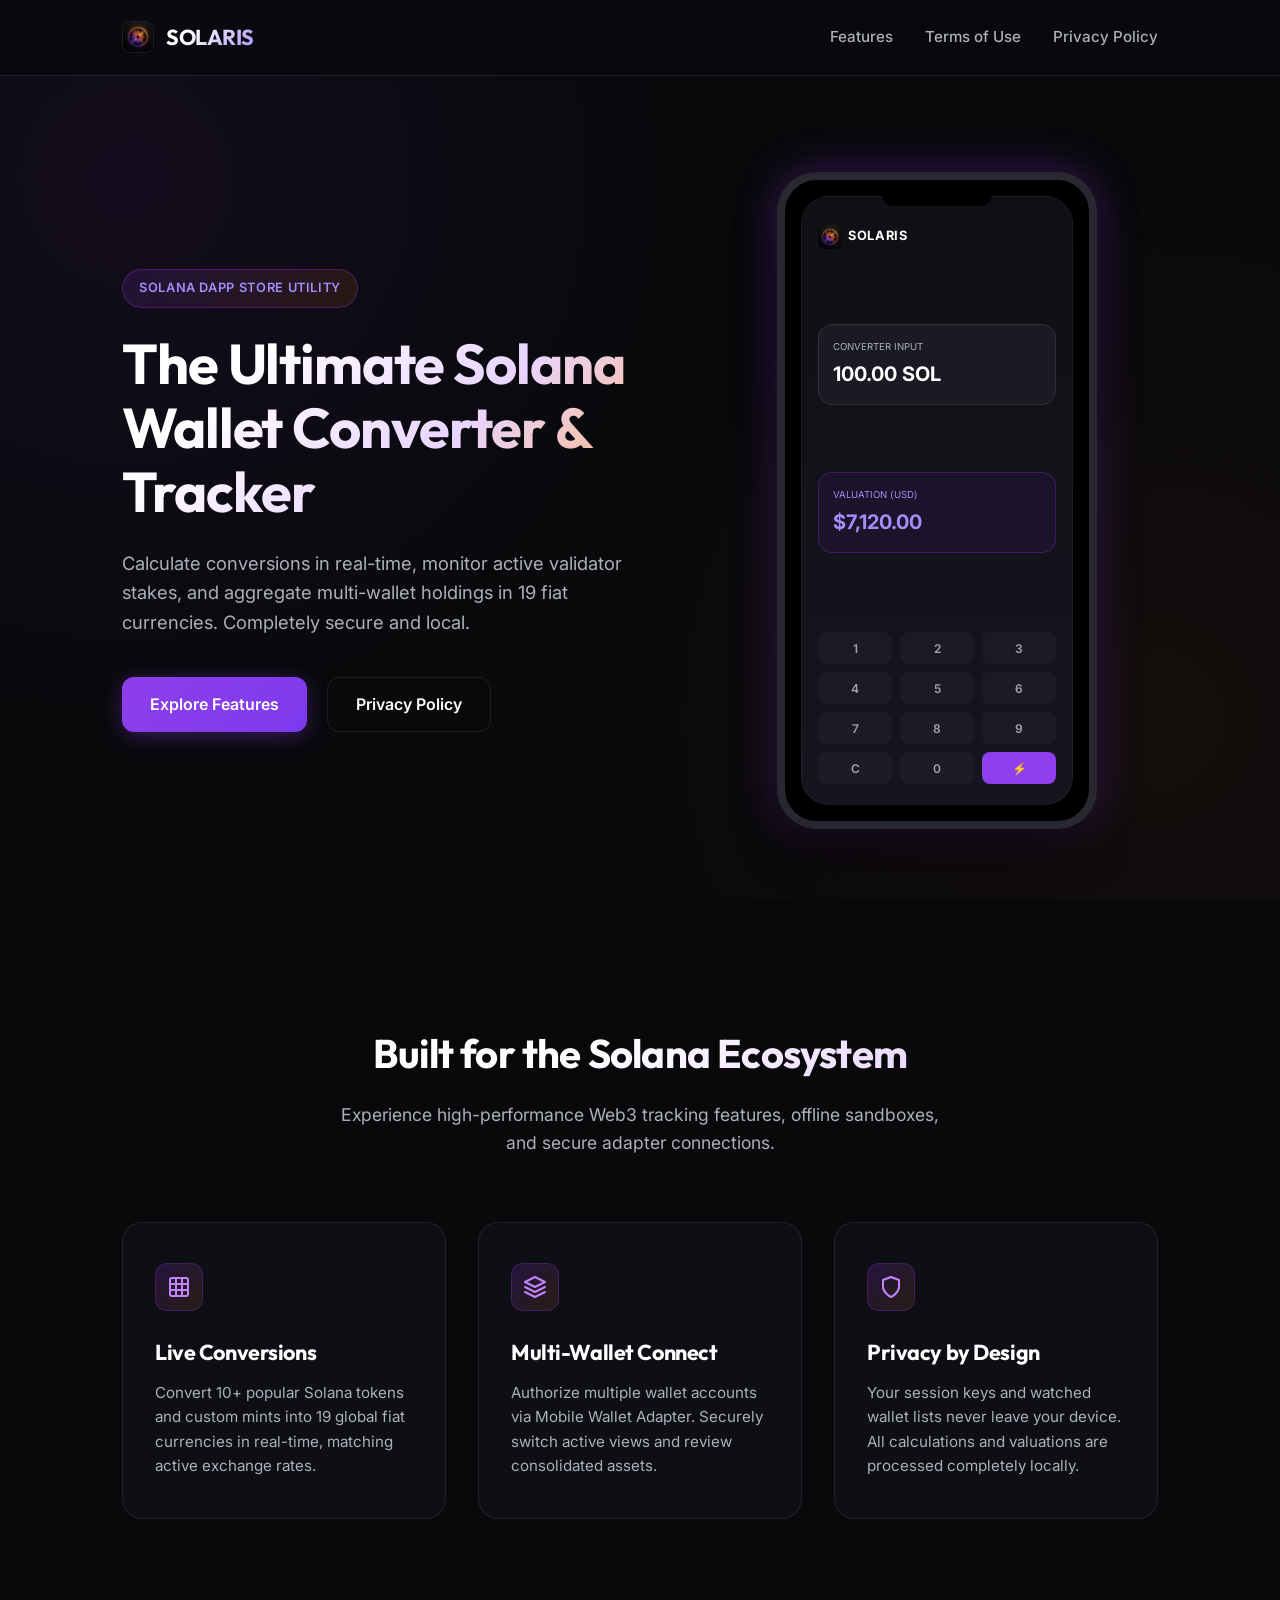
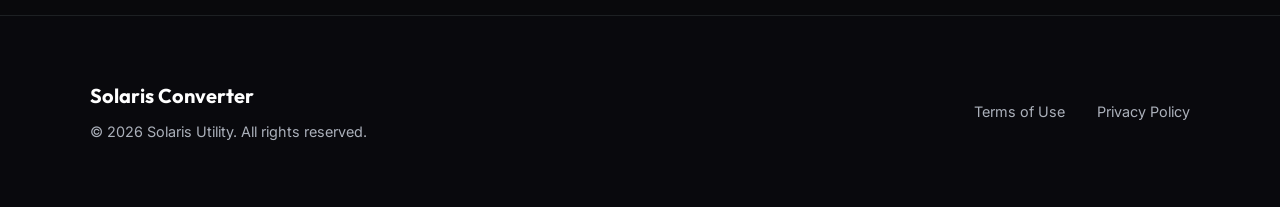
<file: index.html>
<!DOCTYPE html>
<html lang="en">
<head>
  <meta charset="UTF-8">
  <meta name="viewport" content="width=device-width, initial-scale=1.0">
  <title>Solaris - Premium Solana Wallet Converter & Portfolio Tracker</title>
  <meta name="description" content="Calculate conversions in 19 fiat currencies, track active staking delegations, and monitor multi-wallet portfolios securely on the Solana network.">
  <link rel="stylesheet" href="styles.css">
</head>
<body>

  <!-- Navigation Bar -->
  <header>
    <div class="nav-container">
      <a href="index.html" class="logo-link">
        <img src="logo.jpg" alt="Solaris Logo" class="nav-logo-img">
        <span class="nav-logo-text">SOLARIS</span>
      </a>
      <ul class="nav-links">
        <li><a href="#features">Features</a></li>
        <li><a href="terms.html">Terms of Use</a></li>
        <li><a href="privacy.html">Privacy Policy</a></li>
      </ul>
    </div>
  </header>

  <!-- Hero Section -->
  <section class="hero">
    <div class="hero-content">
      <span class="badge">Solana dApp Store Utility</span>
      <h1 class="hero-title">The Ultimate Solana Wallet Converter & Tracker</h1>
      <p class="hero-description">
        Calculate conversions in real-time, monitor active validator stakes, and aggregate multi-wallet holdings in 19 fiat currencies. Completely secure and local.
      </p>
      <div class="hero-actions">
        <a href="#features" class="btn btn-primary">Explore Features</a>
        <a href="privacy.html" class="btn btn-secondary">Privacy Policy</a>
      </div>
    </div>

    <!-- Animated CSS Phone Mockup -->
    <div class="mockup-container">
      <div class="phone-frame">
        <div class="phone-notch"></div>
        <div class="phone-screen">
          <div class="mock-header">
            <div style="display: flex; align-items: center; gap: 6px;">
              <img src="logo.jpg" alt="Solaris Logo" class="mock-logo">
              <span class="mock-title">SOLARIS</span>
            </div>
            <div style="width: 8px; height: 8px; border-radius: 4px; backgroundColor: #10B981;"></div>
          </div>
          
          <div class="mock-card">
            <div class="mock-label">Converter Input</div>
            <div class="mock-val">100.00 SOL</div>
          </div>

          <div class="mock-card" style="margin-top: 0.5rem; background-color: rgba(138, 43, 226, 0.08); border-color: rgba(138, 43, 226, 0.3);">
            <div class="mock-label" style="color: #A78BFA;">Valuation (USD)</div>
            <div class="mock-val" style="color: #A78BFA;">$7,120.00</div>
          </div>

          <div class="mock-keypad">
            <div class="mock-key">1</div>
            <div class="mock-key">2</div>
            <div class="mock-key">3</div>
            <div class="mock-key">4</div>
            <div class="mock-key">5</div>
            <div class="mock-key">6</div>
            <div class="mock-key">7</div>
            <div class="mock-key">8</div>
            <div class="mock-key">9</div>
            <div class="mock-key">C</div>
            <div class="mock-key">0</div>
            <div class="mock-key active">⚡</div>
          </div>
        </div>
      </div>
    </div>
  </section>

  <!-- Features Grid -->
  <section id="features" class="features">
    <div class="section-header">
      <h2 class="section-title">Built for the Solana Ecosystem</h2>
      <p class="section-sub">Experience high-performance Web3 tracking features, offline sandboxes, and secure adapter connections.</p>
    </div>

    <div class="features-grid">
      <!-- Feature 1 -->
      <div class="feature-card">
        <div class="feature-icon-wrapper">
          <svg width="24" height="24" viewBox="0 0 24 24" fill="none" stroke="currentColor" stroke-width="2" stroke-linecap="round" stroke-linejoin="round"><rect x="3" y="3" width="18" height="18" rx="2" ry="2"></rect><line x1="9" y1="3" x2="9" y2="21"></line><line x1="15" y1="3" x2="15" y2="21"></line><line x1="3" y1="9" x2="21" y2="9"></line><line x1="3" y1="15" x2="21" y2="15"></line></svg>
        </div>
        <h3>Live Conversions</h3>
        <p>Convert 10+ popular Solana tokens and custom mints into 19 global fiat currencies in real-time, matching active exchange rates.</p>
      </div>

      <!-- Feature 2 -->
      <div class="feature-card">
        <div class="feature-icon-wrapper">
          <svg width="24" height="24" viewBox="0 0 24 24" fill="none" stroke="currentColor" stroke-width="2" stroke-linecap="round" stroke-linejoin="round"><path d="M12 2L2 7l10 5 10-5-10-5z"></path><path d="M2 17l10 5 10-5"></path><path d="M2 12l10 5 10-5"></path></svg>
        </div>
        <h3>Multi-Wallet Connect</h3>
        <p>Authorize multiple wallet accounts via Mobile Wallet Adapter. Securely switch active views and review consolidated assets.</p>
      </div>

      <!-- Feature 3 -->
      <div class="feature-card">
        <div class="feature-icon-wrapper">
          <svg width="24" height="24" viewBox="0 0 24 24" fill="none" stroke="currentColor" stroke-width="2" stroke-linecap="round" stroke-linejoin="round"><path d="M12 22s8-4 8-10V5l-8-3-8 3v7c0 6 8 10 8 10z"></path></svg>
        </div>
        <h3>Privacy by Design</h3>
        <p>Your session keys and watched wallet lists never leave your device. All calculations and valuations are processed completely locally.</p>
      </div>
    </div>
  </section>

  <!-- Footer -->
  <footer>
    <div class="footer-container">
      <div class="footer-brand">
        <span class="footer-brand-title">Solaris Converter</span>
        <p class="footer-copyright">&copy; 2026 Solaris Utility. All rights reserved.</p>
      </div>
      <div class="footer-links">
        <a href="terms.html">Terms of Use</a>
        <a href="privacy.html">Privacy Policy</a>
      </div>
    </div>
  </footer>

</body>
</html>
</file>
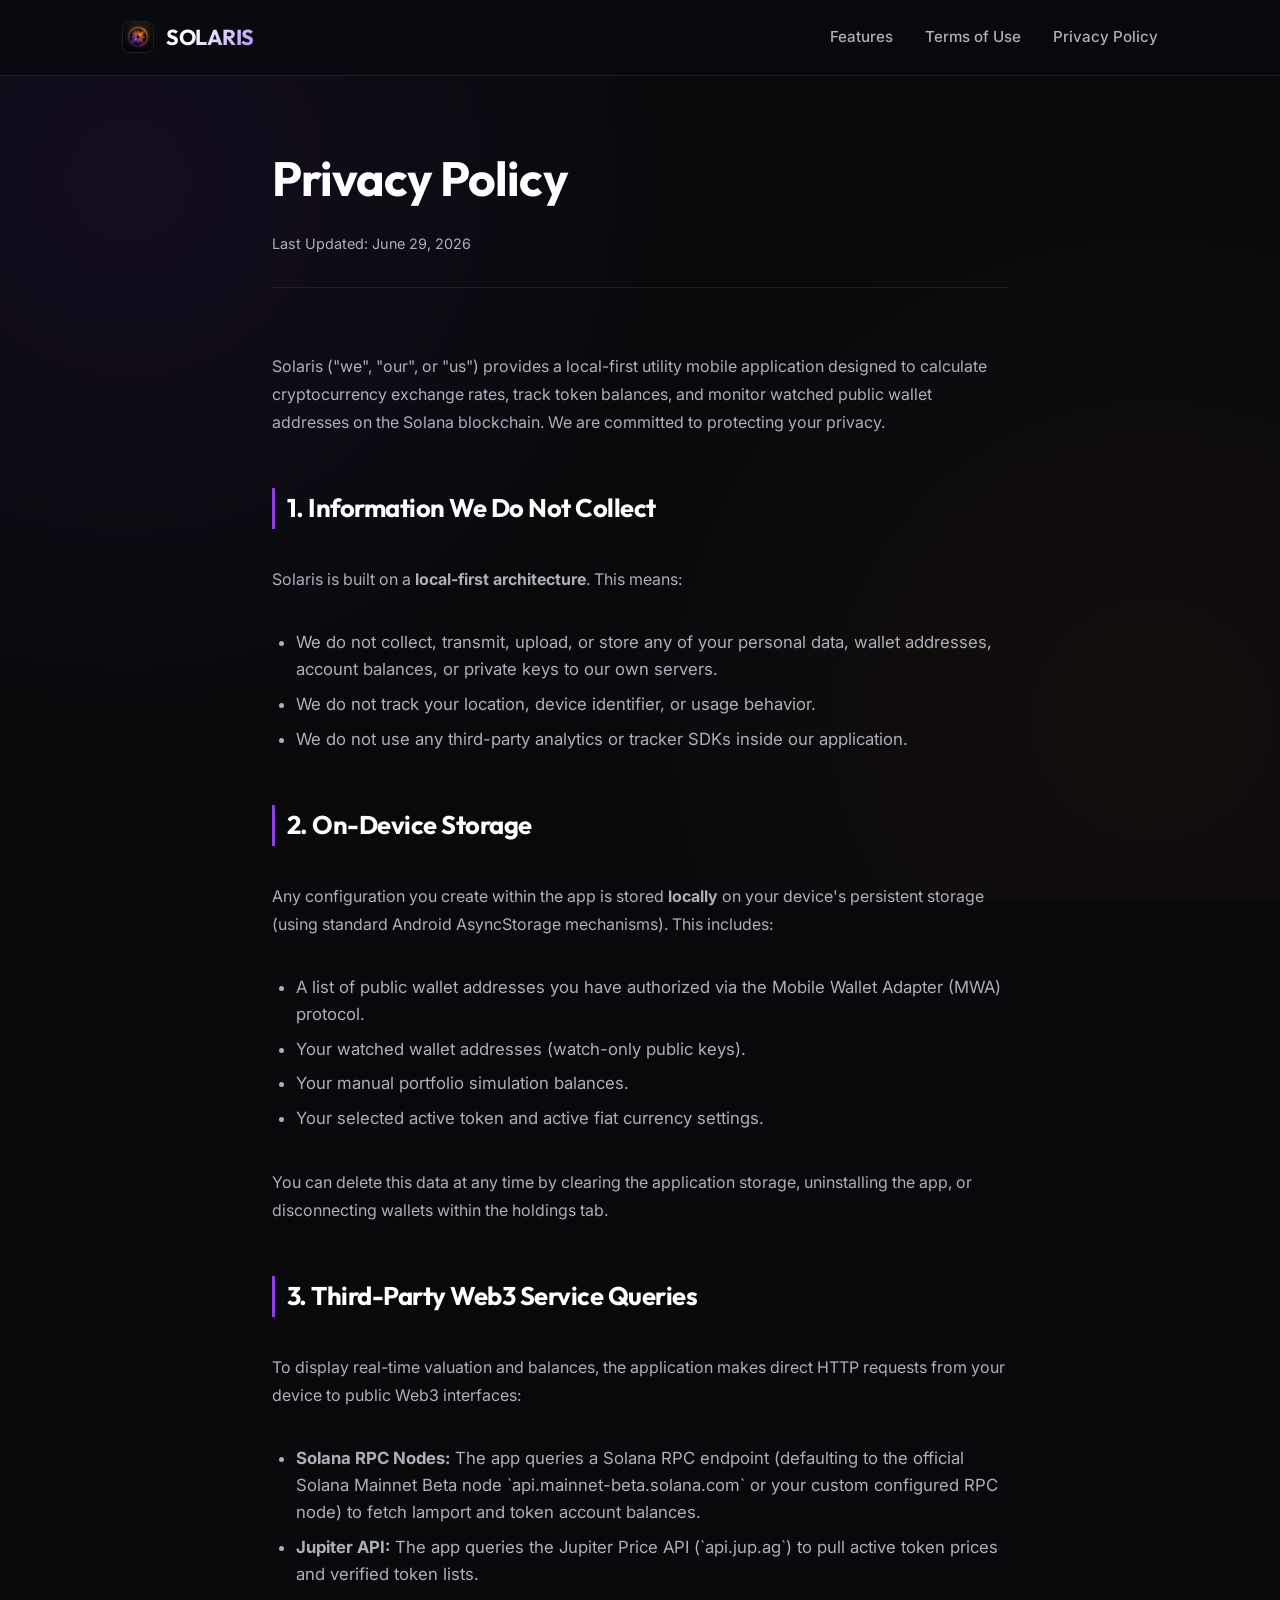
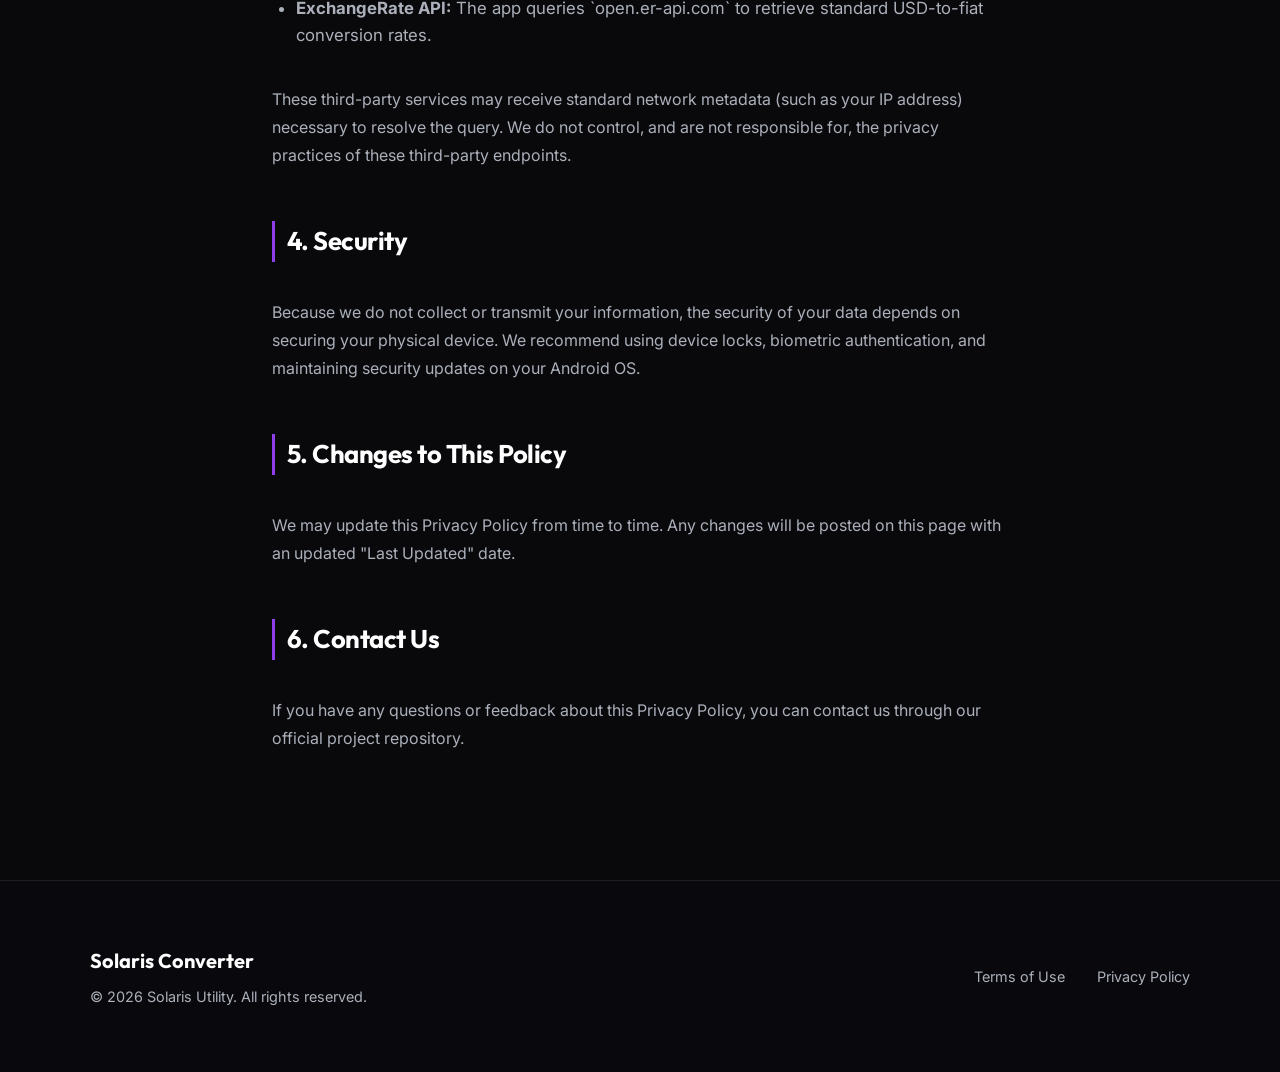
<file: privacy.html>
<!DOCTYPE html>
<html lang="en">
<head>
  <meta charset="UTF-8">
  <meta name="viewport" content="width=device-width, initial-scale=1.0">
  <title>Privacy Policy - Solaris Converter</title>
  <link rel="stylesheet" href="styles.css">
</head>
<body>

  <!-- Navigation Bar -->
  <header>
    <div class="nav-container">
      <a href="index.html" class="logo-link">
        <img src="logo.jpg" alt="Solaris Logo" class="nav-logo-img">
        <span class="nav-logo-text">SOLARIS</span>
      </a>
      <ul class="nav-links">
        <li><a href="index.html#features">Features</a></li>
        <li><a href="terms.html">Terms of Use</a></li>
        <li><a href="privacy.html">Privacy Policy</a></li>
      </ul>
    </div>
  </header>

  <!-- Content Container -->
  <main class="legal-page">
    <div class="legal-header">
      <h1 class="legal-title">Privacy Policy</h1>
      <p class="legal-meta">Last Updated: June 29, 2026</p>
    </div>

    <div class="legal-content">
      <p>
        Solaris ("we", "our", or "us") provides a local-first utility mobile application designed to calculate cryptocurrency exchange rates, track token balances, and monitor watched public wallet addresses on the Solana blockchain. We are committed to protecting your privacy.
      </p>

      <h2>1. Information We Do Not Collect</h2>
      <p>
        Solaris is built on a <strong>local-first architecture</strong>. This means:
      </p>
      <ul>
        <li>We do not collect, transmit, upload, or store any of your personal data, wallet addresses, account balances, or private keys to our own servers.</li>
        <li>We do not track your location, device identifier, or usage behavior.</li>
        <li>We do not use any third-party analytics or tracker SDKs inside our application.</li>
      </ul>

      <h2>2. On-Device Storage</h2>
      <p>
        Any configuration you create within the app is stored <strong>locally</strong> on your device's persistent storage (using standard Android AsyncStorage mechanisms). This includes:
      </p>
      <ul>
        <li>A list of public wallet addresses you have authorized via the Mobile Wallet Adapter (MWA) protocol.</li>
        <li>Your watched wallet addresses (watch-only public keys).</li>
        <li>Your manual portfolio simulation balances.</li>
        <li>Your selected active token and active fiat currency settings.</li>
      </ul>
      <p>
        You can delete this data at any time by clearing the application storage, uninstalling the app, or disconnecting wallets within the holdings tab.
      </p>

      <h2>3. Third-Party Web3 Service Queries</h2>
      <p>
        To display real-time valuation and balances, the application makes direct HTTP requests from your device to public Web3 interfaces:
      </p>
      <ul>
        <li><strong>Solana RPC Nodes:</strong> The app queries a Solana RPC endpoint (defaulting to the official Solana Mainnet Beta node `api.mainnet-beta.solana.com` or your custom configured RPC node) to fetch lamport and token account balances.</li>
        <li><strong>Jupiter API:</strong> The app queries the Jupiter Price API (`api.jup.ag`) to pull active token prices and verified token lists.</li>
        <li><strong>ExchangeRate API:</strong> The app queries `open.er-api.com` to retrieve standard USD-to-fiat conversion rates.</li>
      </ul>
      <p>
        These third-party services may receive standard network metadata (such as your IP address) necessary to resolve the query. We do not control, and are not responsible for, the privacy practices of these third-party endpoints.
      </p>

      <h2>4. Security</h2>
      <p>
        Because we do not collect or transmit your information, the security of your data depends on securing your physical device. We recommend using device locks, biometric authentication, and maintaining security updates on your Android OS.
      </p>

      <h2>5. Changes to This Policy</h2>
      <p>
        We may update this Privacy Policy from time to time. Any changes will be posted on this page with an updated "Last Updated" date.
      </p>

      <h2>6. Contact Us</h2>
      <p>
        If you have any questions or feedback about this Privacy Policy, you can contact us through our official project repository.
      </p>
    </div>
  </main>

  <!-- Footer -->
  <footer>
    <div class="footer-container">
      <div class="footer-brand">
        <span class="footer-brand-title">Solaris Converter</span>
        <p class="footer-copyright">&copy; 2026 Solaris Utility. All rights reserved.</p>
      </div>
      <div class="footer-links">
        <a href="terms.html">Terms of Use</a>
        <a href="privacy.html">Privacy Policy</a>
      </div>
    </div>
  </footer>

</body>
</html>
</file>
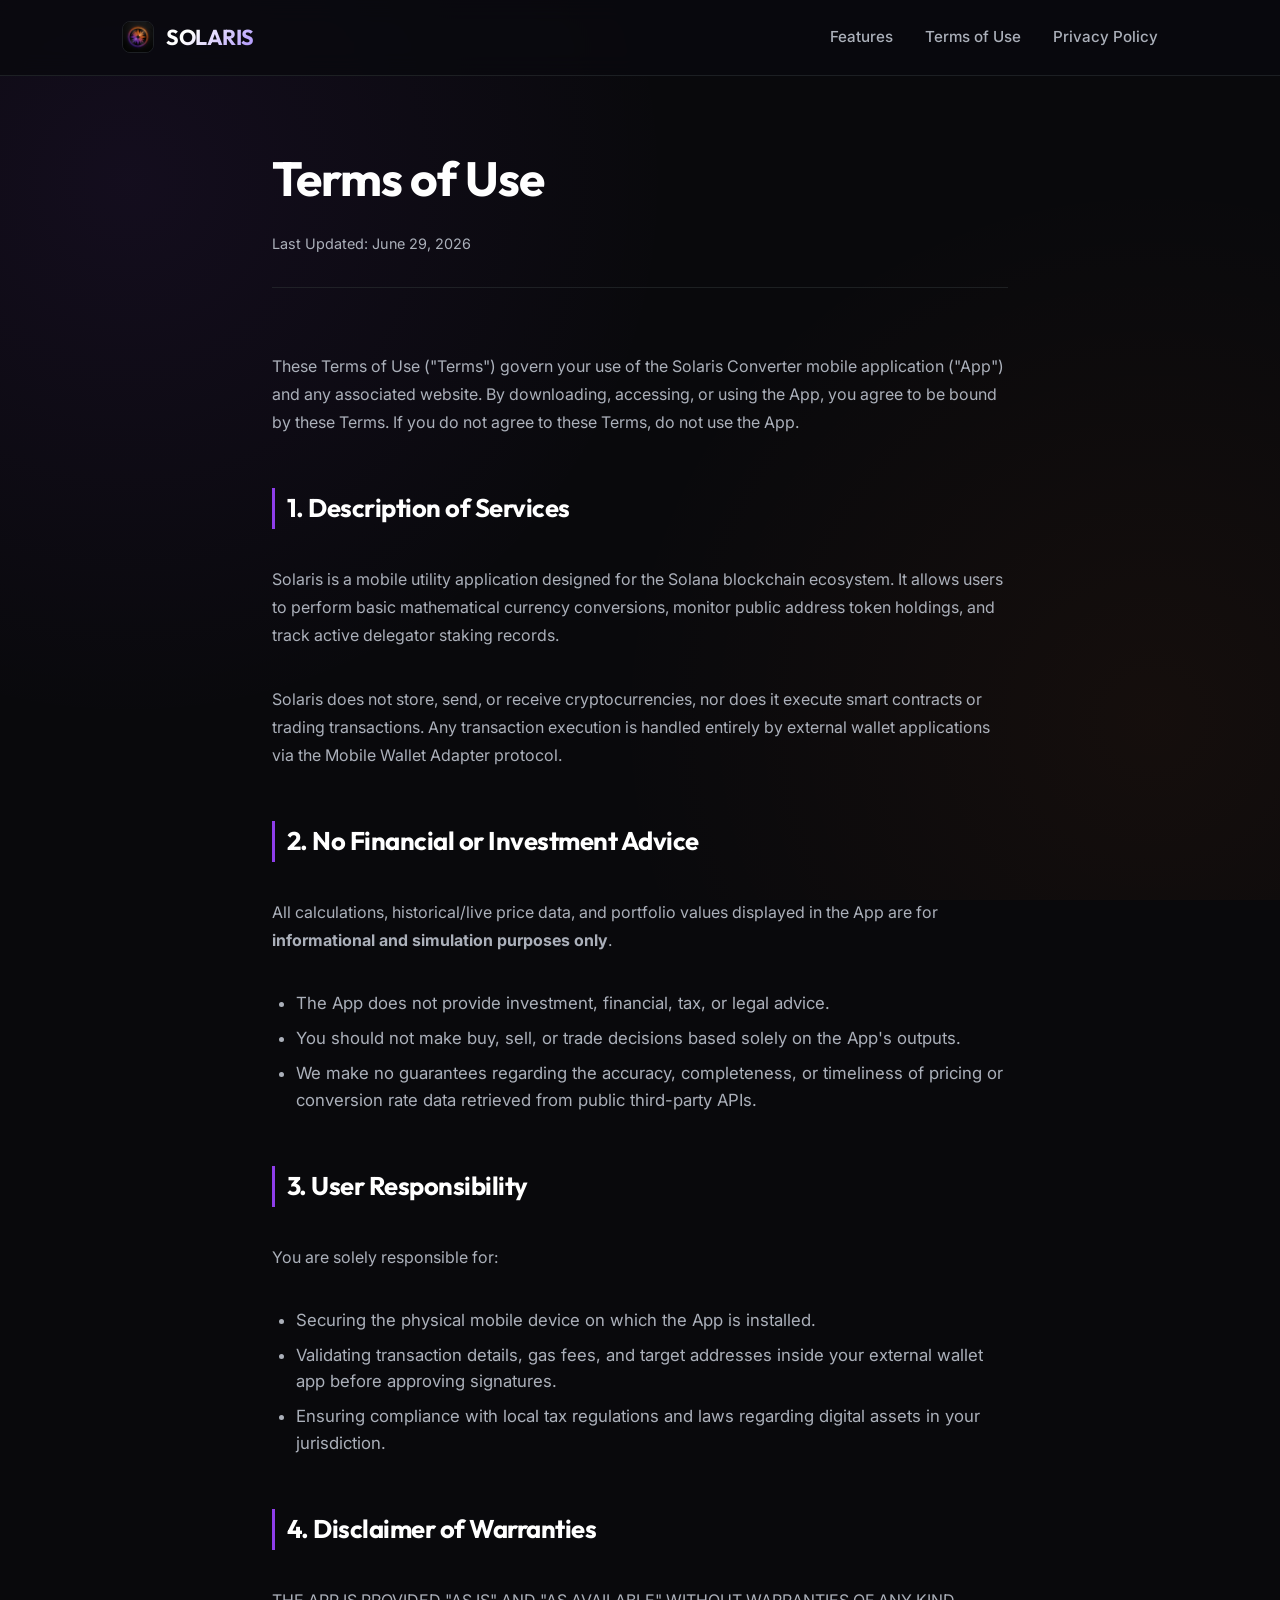
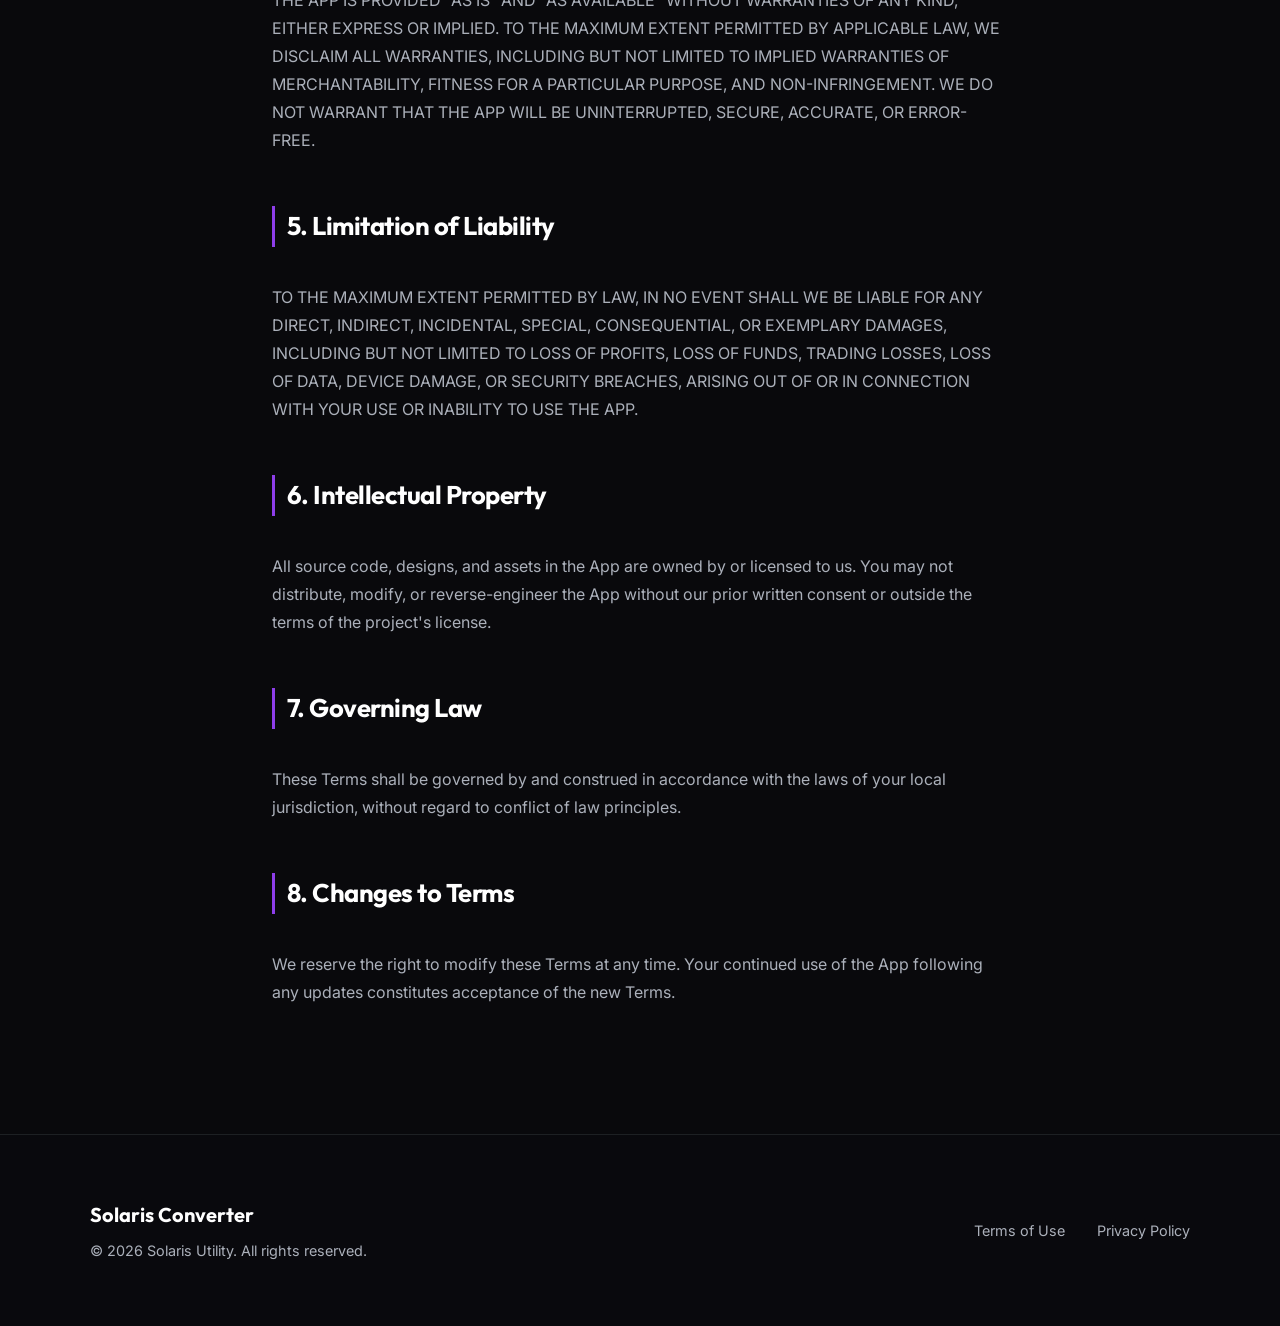
<file: terms.html>
<!DOCTYPE html>
<html lang="en">
<head>
  <meta charset="UTF-8">
  <meta name="viewport" content="width=device-width, initial-scale=1.0">
  <title>Terms of Use - Solaris Converter</title>
  <link rel="stylesheet" href="styles.css">
</head>
<body>

  <!-- Navigation Bar -->
  <header>
    <div class="nav-container">
      <a href="index.html" class="logo-link">
        <img src="logo.jpg" alt="Solaris Logo" class="nav-logo-img">
        <span class="nav-logo-text">SOLARIS</span>
      </a>
      <ul class="nav-links">
        <li><a href="index.html#features">Features</a></li>
        <li><a href="terms.html">Terms of Use</a></li>
        <li><a href="privacy.html">Privacy Policy</a></li>
      </ul>
    </div>
  </header>

  <!-- Content Container -->
  <main class="legal-page">
    <div class="legal-header">
      <h1 class="legal-title">Terms of Use</h1>
      <p class="legal-meta">Last Updated: June 29, 2026</p>
    </div>

    <div class="legal-content">
      <p>
        These Terms of Use ("Terms") govern your use of the Solaris Converter mobile application ("App") and any associated website. By downloading, accessing, or using the App, you agree to be bound by these Terms. If you do not agree to these Terms, do not use the App.
      </p>

      <h2>1. Description of Services</h2>
      <p>
        Solaris is a mobile utility application designed for the Solana blockchain ecosystem. It allows users to perform basic mathematical currency conversions, monitor public address token holdings, and track active delegator staking records. 
      </p>
      <p>
        Solaris does not store, send, or receive cryptocurrencies, nor does it execute smart contracts or trading transactions. Any transaction execution is handled entirely by external wallet applications via the Mobile Wallet Adapter protocol.
      </p>

      <h2>2. No Financial or Investment Advice</h2>
      <p>
        All calculations, historical/live price data, and portfolio values displayed in the App are for <strong>informational and simulation purposes only</strong>. 
      </p>
      <ul>
        <li>The App does not provide investment, financial, tax, or legal advice.</li>
        <li>You should not make buy, sell, or trade decisions based solely on the App's outputs.</li>
        <li>We make no guarantees regarding the accuracy, completeness, or timeliness of pricing or conversion rate data retrieved from public third-party APIs.</li>
      </ul>

      <h2>3. User Responsibility</h2>
      <p>
        You are solely responsible for:
      </p>
      <ul>
        <li>Securing the physical mobile device on which the App is installed.</li>
        <li>Validating transaction details, gas fees, and target addresses inside your external wallet app before approving signatures.</li>
        <li>Ensuring compliance with local tax regulations and laws regarding digital assets in your jurisdiction.</li>
      </ul>

      <h2>4. Disclaimer of Warranties</h2>
      <p>
        THE APP IS PROVIDED "AS IS" AND "AS AVAILABLE" WITHOUT WARRANTIES OF ANY KIND, EITHER EXPRESS OR IMPLIED. TO THE MAXIMUM EXTENT PERMITTED BY APPLICABLE LAW, WE DISCLAIM ALL WARRANTIES, INCLUDING BUT NOT LIMITED TO IMPLIED WARRANTIES OF MERCHANTABILITY, FITNESS FOR A PARTICULAR PURPOSE, AND NON-INFRINGEMENT. WE DO NOT WARRANT THAT THE APP WILL BE UNINTERRUPTED, SECURE, ACCURATE, OR ERROR-FREE.
      </p>

      <h2>5. Limitation of Liability</h2>
      <p>
        TO THE MAXIMUM EXTENT PERMITTED BY LAW, IN NO EVENT SHALL WE BE LIABLE FOR ANY DIRECT, INDIRECT, INCIDENTAL, SPECIAL, CONSEQUENTIAL, OR EXEMPLARY DAMAGES, INCLUDING BUT NOT LIMITED TO LOSS OF PROFITS, LOSS OF FUNDS, TRADING LOSSES, LOSS OF DATA, DEVICE DAMAGE, OR SECURITY BREACHES, ARISING OUT OF OR IN CONNECTION WITH YOUR USE OR INABILITY TO USE THE APP.
      </p>

      <h2>6. Intellectual Property</h2>
      <p>
        All source code, designs, and assets in the App are owned by or licensed to us. You may not distribute, modify, or reverse-engineer the App without our prior written consent or outside the terms of the project's license.
      </p>

      <h2>7. Governing Law</h2>
      <p>
        These Terms shall be governed by and construed in accordance with the laws of your local jurisdiction, without regard to conflict of law principles.
      </p>

      <h2>8. Changes to Terms</h2>
      <p>
        We reserve the right to modify these Terms at any time. Your continued use of the App following any updates constitutes acceptance of the new Terms.
      </p>
    </div>
  </main>

  <!-- Footer -->
  <footer>
    <div class="footer-container">
      <div class="footer-brand">
        <span class="footer-brand-title">Solaris Converter</span>
        <p class="footer-copyright">&copy; 2026 Solaris Utility. All rights reserved.</p>
      </div>
      <div class="footer-links">
        <a href="terms.html">Terms of Use</a>
        <a href="privacy.html">Privacy Policy</a>
      </div>
    </div>
  </footer>

</body>
</html>
</file>
<file: styles.css>
@import url('https://fonts.googleapis.com/css2?family=Inter:wght@400;500;600&family=Outfit:wght@600;700;800&display=swap');

:root {
  --primary: hsl(268, 80%, 58%);
  --secondary: hsl(25, 95%, 53%);
  --primary-glow: hsla(268, 80%, 58%, 0.35);
  --secondary-glow: hsla(25, 95%, 53%, 0.25);
  --bg: hsl(240, 15%, 4%);
  --card-bg: rgba(18, 18, 26, 0.7);
  --card-border: rgba(47, 51, 54, 0.55);
  --text-primary: hsl(0, 0%, 98%);
  --text-secondary: hsl(220, 10%, 70%);
  --max-width: 1100px;
}

* {
  box-sizing: border-box;
  margin: 0;
  padding: 0;
}

body {
  font-family: 'Inter', sans-serif;
  background-color: var(--bg);
  color: var(--text-primary);
  line-height: 1.6;
  overflow-x: hidden;
  background-image: 
    radial-gradient(circle at 10% 20%, hsla(268, 80%, 58%, 0.08) 0%, transparent 40%),
    radial-gradient(circle at 90% 80%, hsla(25, 95%, 53%, 0.05) 0%, transparent 40%);
  background-attachment: fixed;
}

h1, h2, h3, .nav-logo-text {
  font-family: 'Outfit', sans-serif;
  font-weight: 700;
  letter-spacing: -0.02em;
}

/* Header & Navigation */
header {
  border-bottom: 1px solid var(--card-border);
  background-color: rgba(9, 9, 14, 0.8);
  backdrop-filter: blur(12px);
  position: sticky;
  top: 0;
  z-index: 100;
}

.nav-container {
  display: flex;
  justify-content: space-between;
  align-items: center;
  max-width: var(--max-width);
  margin: 0 auto;
  padding: 1.25rem 2rem;
}

.logo-link {
  display: flex;
  align-items: center;
  text-decoration: none;
  gap: 0.75rem;
}

.nav-logo-img {
  width: 32px;
  height: 32px;
  border-radius: 8px;
  border: 1px solid var(--card-border);
}

.nav-logo-text {
  color: var(--text-primary);
  font-size: 1.35rem;
  background: linear-gradient(135deg, #FFFFFF 30%, #A78BFA 100%);
  -webkit-background-clip: text;
  -webkit-text-fill-color: transparent;
}

.nav-links {
  display: flex;
  gap: 2rem;
  list-style: none;
}

.nav-links a {
  color: var(--text-secondary);
  text-decoration: none;
  font-size: 0.95rem;
  font-weight: 500;
  transition: color 0.25s ease;
}

.nav-links a:hover {
  color: var(--text-primary);
}

/* Hero Section */
.hero {
  padding: 6rem 2rem;
  max-width: var(--max-width);
  margin: 0 auto;
  display: grid;
  grid-template-columns: 1.2fr 1fr;
  align-items: center;
  gap: 4rem;
}

.hero-content {
  display: flex;
  flex-direction: column;
  gap: 1.5rem;
}

.badge {
  align-self: flex-start;
  background: linear-gradient(135deg, rgba(138, 43, 226, 0.15) 0%, rgba(255, 156, 7, 0.1) 100%);
  border: 1px solid rgba(138, 43, 226, 0.35);
  padding: 0.5rem 1rem;
  border-radius: 20px;
  font-size: 0.8rem;
  font-weight: 600;
  color: #A78BFA;
  letter-spacing: 0.05em;
  text-transform: uppercase;
}

.hero-title {
  font-size: 3.5rem;
  line-height: 1.15;
  background: linear-gradient(135deg, #FFFFFF 20%, #E9D5FF 60%, #FFB067 100%);
  -webkit-background-clip: text;
  -webkit-text-fill-color: transparent;
}

.hero-description {
  color: var(--text-secondary);
  font-size: 1.15rem;
  max-width: 540px;
}

.hero-actions {
  display: flex;
  gap: 1.25rem;
  margin-top: 1rem;
}

.btn {
  display: inline-flex;
  align-items: center;
  padding: 0.85rem 1.75rem;
  border-radius: 12px;
  font-weight: 600;
  text-decoration: none;
  font-size: 1rem;
  transition: all 0.3s cubic-bezier(0.16, 1, 0.3, 1);
  cursor: pointer;
  gap: 0.5rem;
}

.btn-primary {
  background: linear-gradient(135deg, var(--primary) 0%, #7C3AED 100%);
  color: #FFFFFF;
  box-shadow: 0 4px 20px var(--primary-glow);
}

.btn-primary:hover {
  transform: translateY(-2px);
  box-shadow: 0 6px 24px hsla(268, 80%, 58%, 0.5);
}

.btn-secondary {
  background-color: transparent;
  border: 1px solid var(--card-border);
  color: var(--text-primary);
}

.btn-secondary:hover {
  background-color: rgba(255, 255, 255, 0.04);
  border-color: var(--text-primary);
}

/* App Mockup Rendering (Pure CSS) */
.mockup-container {
  position: relative;
  width: 100%;
  max-width: 320px;
  margin: 0 auto;
}

.phone-frame {
  background-color: #000000;
  border: 8px solid #282830;
  border-radius: 40px;
  aspect-ratio: 9 / 18.5;
  box-shadow: 
    0 25px 50px -12px rgba(0, 0, 0, 0.8),
    0 0 40px var(--primary-glow);
  padding: 1rem;
  position: relative;
  overflow: hidden;
  display: flex;
  flex-direction: column;
}

.phone-screen {
  background: linear-gradient(180deg, #0F0F14 0%, #15151F 100%);
  flex: 1;
  border-radius: 28px;
  border: 1px solid rgba(255, 255, 255, 0.05);
  padding: 1.25rem 1rem;
  display: flex;
  flex-direction: column;
  justify-content: space-between;
  position: relative;
}

.phone-notch {
  width: 110px;
  height: 18px;
  background-color: #000000;
  border-bottom-left-radius: 12px;
  border-bottom-right-radius: 12px;
  position: absolute;
  top: 8px;
  left: 50%;
  transform: translateX(-50%);
  z-index: 10;
}

.mock-header {
  display: flex;
  justify-content: space-between;
  align-items: center;
  margin-top: 0.5rem;
}

.mock-logo {
  width: 24px;
  height: 24px;
  border-radius: 6px;
}

.mock-title {
  font-size: 0.8rem;
  font-weight: 700;
  color: #FFFFFF;
  letter-spacing: 0.05em;
}

.mock-card {
  background-color: #1A1A24;
  border: 1px solid #2F3336;
  border-radius: 14px;
  padding: 0.85rem;
  margin-top: 1rem;
}

.mock-label {
  font-size: 0.6rem;
  color: var(--text-secondary);
  text-transform: uppercase;
}

.mock-val {
  font-size: 1.25rem;
  font-weight: 700;
  color: #FFFFFF;
  margin-top: 0.25rem;
}

.mock-keypad {
  display: grid;
  grid-template-columns: repeat(3, 1fr);
  gap: 0.5rem;
  margin-top: 1.25rem;
}

.mock-key {
  height: 32px;
  background-color: rgba(255, 255, 255, 0.03);
  border-radius: 8px;
  display: flex;
  align-items: center;
  justify-content: center;
  font-size: 0.75rem;
  font-weight: 600;
  color: #A1A1A9;
}

.mock-key.active {
  background-color: var(--primary);
  color: #FFFFFF;
}

/* Features Grid */
.features {
  padding: 6rem 2rem;
  max-width: var(--max-width);
  margin: 0 auto;
}

.section-header {
  text-align: center;
  max-width: 600px;
  margin: 0 auto 4rem auto;
  display: flex;
  flex-direction: column;
  gap: 1rem;
}

.section-title {
  font-size: 2.5rem;
  background: linear-gradient(135deg, #FFFFFF 40%, #E9D5FF 100%);
  -webkit-background-clip: text;
  -webkit-text-fill-color: transparent;
}

.section-sub {
  color: var(--text-secondary);
  font-size: 1.1rem;
}

.features-grid {
  display: grid;
  grid-template-columns: repeat(3, 1fr);
  gap: 2rem;
}

.feature-card {
  background-color: var(--card-bg);
  border: 1px solid var(--card-border);
  padding: 2.5rem 2rem;
  border-radius: 20px;
  transition: all 0.3s ease;
  position: relative;
  overflow: hidden;
}

.feature-card:hover {
  transform: translateY(-4px);
  border-color: rgba(138, 43, 226, 0.4);
  box-shadow: 0 10px 30px rgba(138, 43, 226, 0.1);
}

.feature-icon-wrapper {
  width: 48px;
  height: 48px;
  border-radius: 12px;
  background: linear-gradient(135deg, rgba(138, 43, 226, 0.2) 0%, rgba(255, 156, 7, 0.1) 100%);
  border: 1px solid rgba(138, 43, 226, 0.3);
  display: flex;
  align-items: center;
  justify-content: center;
  margin-bottom: 1.5rem;
  color: #C084FC;
}

.feature-card h3 {
  font-size: 1.35rem;
  margin-bottom: 0.75rem;
  color: #FFFFFF;
}

.feature-card p {
  color: var(--text-secondary);
  font-size: 0.95rem;
}

/* Legal Documents Layout (Privacy & Terms) */
.legal-page {
  padding: 4rem 2rem 8rem 2rem;
  max-width: 800px;
  margin: 0 auto;
}

.legal-header {
  margin-bottom: 4rem;
  border-bottom: 1px solid var(--card-border);
  padding-bottom: 2rem;
}

.legal-title {
  font-size: 3rem;
  margin-bottom: 1rem;
  background: linear-gradient(135deg, #FFFFFF 40%, #E9D5FF 100%);
  -webkit-background-clip: text;
  -webkit-text-fill-color: transparent;
}

.legal-meta {
  color: var(--text-secondary);
  font-size: 0.9rem;
}

.legal-content {
  display: flex;
  flex-direction: column;
  gap: 2.25rem;
}

.legal-content h2 {
  font-size: 1.6rem;
  color: #FFFFFF;
  margin-top: 1rem;
  border-left: 3px solid var(--primary);
  padding-left: 0.75rem;
}

.legal-content p {
  color: var(--text-secondary);
  font-size: 1rem;
  line-height: 1.75;
}

.legal-content ul {
  padding-left: 1.5rem;
  display: flex;
  flex-direction: column;
  gap: 0.5rem;
}

.legal-content li {
  color: var(--text-secondary);
  font-size: 1.05rem;
}

/* Footer Section */
footer {
  border-top: 1px solid var(--card-border);
  background-color: rgba(9, 9, 14, 0.9);
  padding: 4rem 2rem;
}

.footer-container {
  max-width: var(--max-width);
  margin: 0 auto;
  display: flex;
  justify-content: space-between;
  align-items: center;
  flex-wrap: wrap;
  gap: 2rem;
}

.footer-brand {
  display: flex;
  flex-direction: column;
  gap: 0.5rem;
}

.footer-brand-title {
  font-family: 'Outfit', sans-serif;
  font-size: 1.25rem;
  color: #FFFFFF;
  font-weight: 700;
}

.footer-copyright {
  color: var(--text-secondary);
  font-size: 0.9rem;
}

.footer-links {
  display: flex;
  gap: 2rem;
}

.footer-links a {
  color: var(--text-secondary);
  text-decoration: none;
  font-size: 0.9rem;
  transition: color 0.25s ease;
}

.footer-links a:hover {
  color: #FFFFFF;
}

/* Responsive Utilities */
@media (max-width: 900px) {
  .hero {
    grid-template-columns: 1fr;
    text-align: center;
    padding: 4rem 2rem;
    gap: 3rem;
  }
  
  .hero-description {
    margin: 0 auto;
  }
  
  .hero-actions {
    justify-content: center;
  }
  
  .features-grid {
    grid-template-columns: repeat(2, 1fr);
    gap: 1.5rem;
  }
  
  .footer-container {
    flex-direction: column;
    text-align: center;
  }
}

@media (max-width: 768px) {
  .nav-container {
    flex-direction: column;
    gap: 1rem;
    padding: 1.25rem 1.5rem;
  }
  .nav-links {
    gap: 1.5rem;
  }
  .hero-title {
    font-size: 2.85rem;
  }
  .legal-title {
    font-size: 2.25rem;
  }
  .legal-page {
    padding: 2rem 1.5rem 6rem 1.5rem;
  }
}

@media (max-width: 480px) {
  .hero {
    padding: 2rem 1.25rem;
  }
  .hero-title {
    font-size: 1.5rem;
  }
  .hero-description{
    font-size: 0.88rem;
  }
  .hero-actions {
    flex-direction: column;
    gap: 0.75rem;
    width: 100%;
  }
  .btn {
    width: 100%;
    justify-content: center;
  }
  .features-grid {
    grid-template-columns: 1fr;
  }
  .feature-card {
    padding: 2rem 1.5rem;
  }
  .mockup-container {
    max-width: 270px;
  }
  .phone-frame {
    border-width: 6px;
    border-radius: 32px;
  }
  .section-title{
    font-size: 1.8rem;
  }
  .section-sub{
    font-size: 0.82rem;
  }
}
</file>
